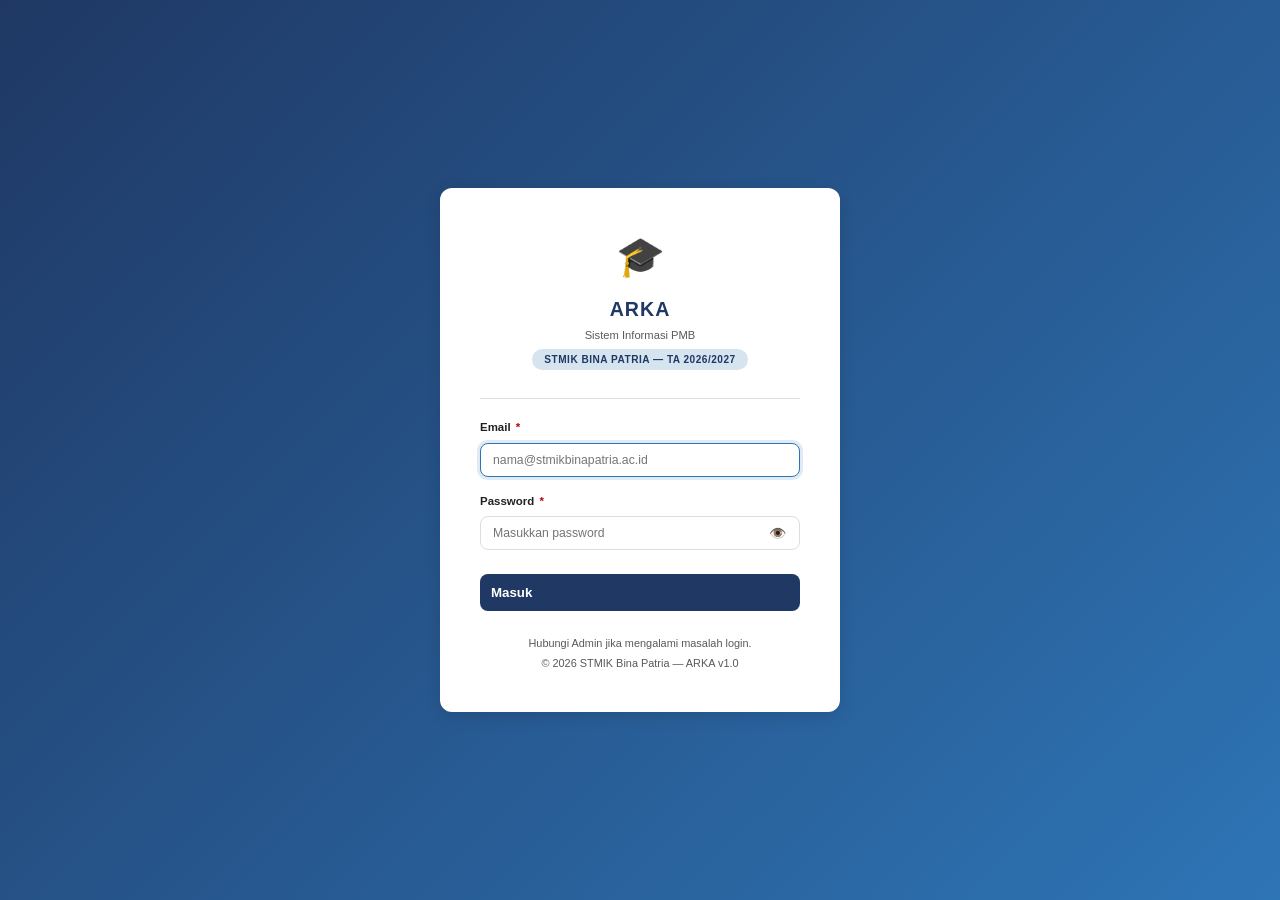
<file: index.html>
<!DOCTYPE html>
<html lang="id">
<head>
  <meta charset="UTF-8" />
  <meta name="viewport" content="width=device-width, initial-scale=1.0" />
  <title>ARKA — Redirecting...</title>
  <meta http-equiv="refresh" content="0; url=login.html" />
  <style>
    * { margin: 0; padding: 0; box-sizing: border-box; }
    body {
      font-family: 'Segoe UI', Arial, sans-serif;
      background: linear-gradient(135deg, #1F3864 0%, #2E75B6 100%);
      min-height: 100vh;
      display: flex;
      align-items: center;
      justify-content: center;
      color: white;
    }
    .wrap {
      text-align: center;
    }
    .icon { font-size: 3rem; margin-bottom: 12px; }
    .title {
      font-size: 1.8rem;
      font-weight: 800;
      letter-spacing: 2px;
      margin-bottom: 6px;
    }
    .sub {
      font-size: 0.9rem;
      opacity: 0.75;
      margin-bottom: 20px;
    }
    .spinner {
      width: 32px; height: 32px;
      border: 3px solid rgba(255,255,255,0.3);
      border-top-color: white;
      border-radius: 50%;
      animation: spin 0.8s linear infinite;
      margin: 0 auto;
    }
    @keyframes spin { to { transform: rotate(360deg); } }
    .redirect-text {
      font-size: 0.8rem;
      opacity: 0.6;
      margin-top: 12px;
    }
  </style>
</head>
<body>
  <div class="wrap">
    <div class="icon">🎓</div>
    <div class="title">ARKA</div>
    <div class="sub">Sistem Informasi PMB — STMIK Bina Patria</div>
    <div class="spinner"></div>
    <div class="redirect-text">Mengalihkan ke halaman login...</div>
  </div>
  <script>
    // Cek apakah sudah login
    const token = localStorage.getItem("arka_token");
    const user  = localStorage.getItem("arka_user");
    if (token && user) {
      window.location.href = "dashboard.html";
    } else {
      window.location.href = "login.html";
    }
  </script>
</body>
</html>
</file>
<file: css/styles.css>
/* ============================================================
   css/styles.css — Global Styles ARKA SLA PMB
   ============================================================ */

/* ── Reset & Base ─────────────────────────────────────────── */
*, *::before, *::after { box-sizing: border-box; margin: 0; padding: 0; }

:root {
  --primary:       #1F3864;
  --primary-mid:   #2E75B6;
  --primary-light: #D6E4F0;
  --green:         #1D6F42;
  --green-light:   #E2EFDA;
  --orange:        #C55A11;
  --orange-light:  #FCE4D6;
  --purple:        #6B3F8C;
  --purple-light:  #F3EEFF;
  --red:           #C00000;
  --red-light:     #FCE4D6;
  --yellow:        #7F6000;
  --yellow-light:  #FFF2CC;
  --gray:          #404040;
  --gray-light:    #F2F2F2;
  --white:         #FFFFFF;
  --text:          #212121;
  --text-muted:    #595959;
  --border:        #DEDEDE;
  --shadow:        0 2px 8px rgba(0,0,0,0.08);
  --shadow-md:     0 4px 16px rgba(0,0,0,0.12);
  --radius:        8px;
  --radius-sm:     4px;
  --radius-lg:     12px;
  --sidebar-w:     240px;
  --header-h:      60px;
  --font:          'Inter', 'Segoe UI', Arial, sans-serif;
  --transition:    0.2s ease;
}

html { font-size: 14px; }

body {
  font-family: var(--font);
  color: var(--text);
  background: #F5F7FA;
  min-height: 100vh;
  line-height: 1.5;
}

a { text-decoration: none; color: inherit; }
button { cursor: pointer; font-family: var(--font); }
input, select, textarea { font-family: var(--font); }
img { max-width: 100%; }

/* ── Layout ───────────────────────────────────────────────── */
.app-layout {
  display: flex;
  min-height: 100vh;
}

.main-content {
  flex: 1;
  margin-left: var(--sidebar-w);
  margin-top: var(--header-h);
  padding: 24px;
  min-height: calc(100vh - var(--header-h));
}

/* ── Header ───────────────────────────────────────────────── */
.app-header {
  position: fixed;
  top: 0; left: 0; right: 0;
  height: var(--header-h);
  background: var(--primary);
  display: flex;
  align-items: center;
  justify-content: space-between;
  padding: 0 20px 0 calc(var(--sidebar-w) + 20px);
  z-index: 100;
  box-shadow: var(--shadow);
}

.header-title {
  font-size: 1rem;
  font-weight: 600;
  color: var(--white);
}

.header-right {
  display: flex;
  align-items: center;
  gap: 12px;
}

.user-avatar {
  width: 34px; height: 34px;
  border-radius: 50%;
  background: var(--primary-mid);
  color: var(--white);
  display: flex;
  align-items: center;
  justify-content: center;
  font-weight: 700;
  font-size: 0.9rem;
}

.user-name {
  color: var(--white);
  font-size: 0.85rem;
  font-weight: 500;
}

.role-badge {
  padding: 2px 10px;
  border-radius: 20px;
  font-size: 0.72rem;
  font-weight: 700;
  text-transform: uppercase;
  letter-spacing: 0.5px;
}

.role-admin    { background: var(--gray);        color: var(--white); }
.role-pmb      { background: var(--green);       color: var(--white); }
.role-keuangan { background: var(--orange);      color: var(--white); }
.role-akademik { background: var(--purple);      color: var(--white); }
.role-pimpinan { background: var(--primary-mid); color: var(--white); }
.role-yayasan  { background: var(--primary-mid); color: var(--white); }

/* ── Sidebar ──────────────────────────────────────────────── */
.app-sidebar {
  position: fixed;
  top: 0; left: 0;
  width: var(--sidebar-w);
  height: 100vh;
  background: var(--primary);
  display: flex;
  flex-direction: column;
  z-index: 101;
  overflow-y: auto;
}

.sidebar-logo {
  height: var(--header-h);
  display: flex;
  align-items: center;
  padding: 0 20px;
  border-bottom: 1px solid rgba(255,255,255,0.1);
}

.sidebar-logo-text {
  color: var(--white);
  font-size: 1.1rem;
  font-weight: 800;
  letter-spacing: 1px;
}

.sidebar-logo-sub {
  color: rgba(255,255,255,0.6);
  font-size: 0.7rem;
  margin-top: 2px;
}

.sidebar-section {
  padding: 16px 12px 4px;
  color: rgba(255,255,255,0.4);
  font-size: 0.68rem;
  font-weight: 700;
  text-transform: uppercase;
  letter-spacing: 1px;
}

.sidebar-item {
  display: flex;
  align-items: center;
  gap: 10px;
  padding: 10px 16px;
  color: rgba(255,255,255,0.75);
  font-size: 0.875rem;
  font-weight: 500;
  border-radius: var(--radius-sm);
  margin: 2px 8px;
  transition: var(--transition);
}

.sidebar-item:hover {
  background: rgba(255,255,255,0.1);
  color: var(--white);
}

.sidebar-item.active {
  background: var(--primary-mid);
  color: var(--white);
  font-weight: 600;
}

.sidebar-icon { font-size: 1rem; width: 20px; text-align: center; }

.sidebar-bottom {
  margin-top: auto;
  padding: 12px;
  border-top: 1px solid rgba(255,255,255,0.1);
}

/* ── Page Header ──────────────────────────────────────────── */
.page-header {
  margin-bottom: 24px;
}

.page-title {
  font-size: 1.4rem;
  font-weight: 700;
  color: var(--primary);
  margin-bottom: 4px;
}

.page-subtitle {
  color: var(--text-muted);
  font-size: 0.85rem;
}

/* ── Cards ────────────────────────────────────────────────── */
.card {
  background: var(--white);
  border-radius: var(--radius-lg);
  box-shadow: var(--shadow);
  padding: 20px;
  margin-bottom: 20px;
}

.card-header {
  display: flex;
  align-items: center;
  justify-content: space-between;
  margin-bottom: 16px;
  padding-bottom: 12px;
  border-bottom: 2px solid var(--gray-light);
}

.card-title {
  font-size: 1rem;
  font-weight: 700;
  color: var(--primary);
}

/* ── KPI Cards ────────────────────────────────────────────── */
.kpi-grid {
  display: grid;
  grid-template-columns: repeat(auto-fit, minmax(160px, 1fr));
  gap: 16px;
  margin-bottom: 24px;
}

.kpi-card {
  background: var(--white);
  border-radius: var(--radius-lg);
  padding: 20px;
  box-shadow: var(--shadow);
  border-left: 4px solid var(--primary);
  transition: var(--transition);
}

.kpi-card:hover {
  box-shadow: var(--shadow-md);
  transform: translateY(-2px);
}

.kpi-card.green  { border-color: var(--green); }
.kpi-card.orange { border-color: var(--orange); }
.kpi-card.purple { border-color: var(--purple); }
.kpi-card.red    { border-color: var(--red); }
.kpi-card.blue   { border-color: var(--primary-mid); }

.kpi-value {
  font-size: 2rem;
  font-weight: 800;
  color: var(--primary);
  line-height: 1;
  margin-bottom: 6px;
}

.kpi-card.green  .kpi-value { color: var(--green); }
.kpi-card.orange .kpi-value { color: var(--orange); }
.kpi-card.purple .kpi-value { color: var(--purple); }
.kpi-card.red    .kpi-value { color: var(--red); }
.kpi-card.blue   .kpi-value { color: var(--primary-mid); }

.kpi-label {
  font-size: 0.78rem;
  color: var(--text-muted);
  font-weight: 500;
  text-transform: uppercase;
  letter-spacing: 0.3px;
}

/* ── Table ────────────────────────────────────────────────── */
.table-wrapper {
  overflow-x: auto;
  border-radius: var(--radius);
  border: 1px solid var(--border);
}

table {
  width: 100%;
  border-collapse: collapse;
  font-size: 0.85rem;
}

thead tr {
  background: var(--primary);
  color: var(--white);
}

thead th {
  padding: 12px 14px;
  text-align: left;
  font-weight: 600;
  font-size: 0.78rem;
  text-transform: uppercase;
  letter-spacing: 0.3px;
  white-space: nowrap;
}

tbody tr {
  border-bottom: 1px solid var(--border);
  transition: var(--transition);
}

tbody tr:hover { background: var(--primary-light); }
tbody tr:nth-child(even) { background: var(--gray-light); }
tbody tr:nth-child(even):hover { background: var(--primary-light); }

tbody td {
  padding: 10px 14px;
  vertical-align: middle;
}

/* ── Badge ────────────────────────────────────────────────── */
.badge {
  display: inline-block;
  padding: 3px 10px;
  border-radius: 20px;
  font-size: 0.72rem;
  font-weight: 700;
  text-transform: uppercase;
  letter-spacing: 0.3px;
  white-space: nowrap;
}

.badge-gray      { background: #E0E0E0;          color: var(--gray); }
.badge-yellow    { background: var(--yellow-light); color: var(--yellow); }
.badge-blue      { background: var(--primary-light);color: var(--primary); }
.badge-green     { background: var(--green-light);  color: var(--green); }
.badge-darkgreen { background: var(--green);        color: var(--white); }
.badge-red       { background: var(--red-light);    color: var(--red); }
.badge-orange    { background: var(--orange-light);  color: var(--orange); }
.badge-purple    { background: var(--purple-light);  color: var(--purple); }

/* ── Buttons ──────────────────────────────────────────────── */
.btn {
  display: inline-flex;
  align-items: center;
  gap: 6px;
  padding: 8px 16px;
  border-radius: var(--radius);
  font-size: 0.85rem;
  font-weight: 600;
  border: none;
  transition: var(--transition);
  white-space: nowrap;
}

.btn:disabled {
  opacity: 0.6;
  cursor: not-allowed;
}

.btn-primary {
  background: var(--primary);
  color: var(--white);
}
.btn-primary:hover:not(:disabled) {
  background: var(--primary-mid);
}

.btn-success {
  background: var(--green);
  color: var(--white);
}
.btn-success:hover:not(:disabled) {
  background: #155234;
}

.btn-warning {
  background: var(--orange);
  color: var(--white);
}
.btn-warning:hover:not(:disabled) {
  background: #a34a0e;
}

.btn-danger {
  background: var(--red);
  color: var(--white);
}
.btn-danger:hover:not(:disabled) {
  background: #990000;
}

.btn-outline {
  background: transparent;
  color: var(--primary);
  border: 2px solid var(--primary);
}
.btn-outline:hover:not(:disabled) {
  background: var(--primary);
  color: var(--white);
}

.btn-sm {
  padding: 4px 10px;
  font-size: 0.78rem;
}

.btn-icon {
  padding: 6px;
  border-radius: var(--radius-sm);
  background: transparent;
  border: 1px solid var(--border);
  color: var(--text-muted);
}
.btn-icon:hover { background: var(--gray-light); color: var(--text); }

/* ── Forms ────────────────────────────────────────────────── */
.form-group { margin-bottom: 16px; }

.form-label {
  display: block;
  font-size: 0.82rem;
  font-weight: 600;
  color: var(--text);
  margin-bottom: 6px;
}

.form-label .required { color: var(--red); margin-left: 2px; }

.form-control {
  width: 100%;
  padding: 9px 12px;
  border: 1.5px solid var(--border);
  border-radius: var(--radius);
  font-size: 0.875rem;
  color: var(--text);
  background: var(--white);
  transition: var(--transition);
  outline: none;
}

.form-control:focus {
  border-color: var(--primary-mid);
  box-shadow: 0 0 0 3px rgba(46,117,182,0.15);
}

.form-control:disabled {
  background: var(--gray-light);
  cursor: not-allowed;
}

.form-control.is-invalid { border-color: var(--red); }
.form-control.is-valid   { border-color: var(--green); }

.form-error {
  color: var(--red);
  font-size: 0.78rem;
  margin-top: 4px;
  display: none;
}

.form-grid {
  display: grid;
  grid-template-columns: 1fr 1fr;
  gap: 0 16px;
}

.form-grid-3 {
  display: grid;
  grid-template-columns: 1fr 1fr 1fr;
  gap: 0 16px;
}

/* ── Modal ────────────────────────────────────────────────── */
.modal-overlay {
  position: fixed;
  inset: 0;
  background: rgba(0,0,0,0.5);
  display: flex;
  align-items: center;
  justify-content: center;
  z-index: 200;
  padding: 20px;
  opacity: 0;
  pointer-events: none;
  transition: opacity var(--transition);
}

.modal-overlay.show {
  opacity: 1;
  pointer-events: all;
}

.modal {
  background: var(--white);
  border-radius: var(--radius-lg);
  box-shadow: var(--shadow-md);
  width: 100%;
  max-width: 560px;
  max-height: 90vh;
  overflow-y: auto;
  transform: translateY(20px);
  transition: transform var(--transition);
}

.modal-overlay.show .modal { transform: translateY(0); }

.modal-lg { max-width: 800px; }

.modal-header {
  display: flex;
  align-items: center;
  justify-content: space-between;
  padding: 18px 20px;
  border-bottom: 1px solid var(--border);
}

.modal-title {
  font-size: 1rem;
  font-weight: 700;
  color: var(--primary);
}

.modal-close {
  background: none;
  border: none;
  font-size: 1.3rem;
  color: var(--text-muted);
  cursor: pointer;
  padding: 4px;
  line-height: 1;
}
.modal-close:hover { color: var(--red); }

.modal-body    { padding: 20px; }
.modal-footer  {
  padding: 16px 20px;
  border-top: 1px solid var(--border);
  display: flex;
  justify-content: flex-end;
  gap: 10px;
}

/* ── Alert Banner ─────────────────────────────────────────── */
.alert {
  padding: 12px 16px;
  border-radius: var(--radius);
  margin-bottom: 16px;
  font-size: 0.875rem;
  display: flex;
  align-items: flex-start;
  gap: 10px;
}

.alert-info    {
  background: var(--primary-light);
  color: var(--primary);
  border-left: 4px solid var(--primary-mid);
}
.alert-success {
  background: var(--green-light);
  color: var(--green);
  border-left: 4px solid var(--green);
}
.alert-warning {
  background: var(--yellow-light);
  color: var(--yellow);
  border-left: 4px solid #F0B429;
}
.alert-danger  {
  background: var(--red-light);
  color: var(--red);
  border-left: 4px solid var(--red);
}

/* ── Toast Notification ───────────────────────────────────── */
.toast {
  position: fixed;
  bottom: 24px;
  right: 24px;
  padding: 12px 20px;
  border-radius: var(--radius);
  color: var(--white);
  font-size: 0.875rem;
  font-weight: 500;
  box-shadow: var(--shadow-md);
  z-index: 999;
  transform: translateY(20px);
  opacity: 0;
  transition: all 0.3s ease;
  max-width: 360px;
}

.toast.show    { transform: translateY(0); opacity: 1; }
.toast-success { background: var(--green); }
.toast-error   { background: var(--red); }
.toast-warning { background: var(--orange); }

/* ── Loading Overlay ──────────────────────────────────────── */
.loading-overlay {
  position: fixed;
  inset: 0;
  background: rgba(255,255,255,0.85);
  display: flex;
  flex-direction: column;
  align-items: center;
  justify-content: center;
  z-index: 500;
  gap: 16px;
}

.loading-overlay.hidden { display: none; }

.spinner {
  width: 40px; height: 40px;
  border: 4px solid var(--primary-light);
  border-top-color: var(--primary);
  border-radius: 50%;
  animation: spin 0.8s linear infinite;
}

@keyframes spin { to { transform: rotate(360deg); } }

.loading-text {
  color: var(--text-muted);
  font-size: 0.9rem;
}

/* ── Search & Filter Bar ──────────────────────────────────── */
.filter-bar {
  display: flex;
  align-items: center;
  gap: 10px;
  margin-bottom: 16px;
  flex-wrap: wrap;
}

.search-input {
  flex: 1;
  min-width: 200px;
  padding: 8px 12px 8px 36px;
  border: 1.5px solid var(--border);
  border-radius: var(--radius);
  font-size: 0.875rem;
  outline: none;
  background: var(--white) url("data:image/svg+xml,%3Csvg xmlns='http://www.w3.org/2000/svg' width='16' height='16' fill='%23999' viewBox='0 0 16 16'%3E%3Cpath d='M11.742 10.344a6.5 6.5 0 1 0-1.397 1.398l3.85 3.85a1 1 0 0 0 1.415-1.414l-3.868-3.834zm-5.242 1.656a5 5 0 1 1 0-10 5 5 0 0 1 0 10z'/%3E%3C/svg%3E") no-repeat 10px center;
  transition: var(--transition);
}

.search-input:focus {
  border-color: var(--primary-mid);
  box-shadow: 0 0 0 3px rgba(46,117,182,0.15);
}

/* ── Empty State ──────────────────────────────────────────── */
.empty-state {
  text-align: center;
  padding: 48px 20px;
  color: var(--text-muted);
}

.empty-state-icon  { font-size: 3rem; margin-bottom: 12px; }
.empty-state-title { font-size: 1rem; font-weight: 600; margin-bottom: 6px; }
.empty-state-desc  { font-size: 0.85rem; }

/* ── Checklist Items ──────────────────────────────────────── */
.checklist-item {
  display: flex;
  align-items: center;
  gap: 10px;
  padding: 10px 0;
  border-bottom: 1px solid var(--border);
}

.checklist-item:last-child { border-bottom: none; }

.check-icon {
  width: 28px; height: 28px;
  border-radius: 50%;
  display: flex;
  align-items: center;
  justify-content: center;
  font-size: 0.9rem;
  flex-shrink: 0;
}

.check-icon.done    { background: var(--green-light); color: var(--green); }
.check-icon.missing { background: var(--red-light);   color: var(--red); }
.check-icon.na      { background: var(--gray-light);  color: var(--gray); }

.check-label { flex: 1; font-size: 0.875rem; }
.check-type  {
  font-size: 0.72rem;
  color: var(--text-muted);
  background: var(--gray-light);
  padding: 2px 8px;
  border-radius: 10px;
}

/* ── SLA Alert ────────────────────────────────────────────── */
.sla-alert-row { background: var(--red-light) !important; }
.sla-alert-row td { color: var(--red) !important; }

/* ── Override Modal ───────────────────────────────────────── */
.override-warning {
  background: var(--yellow-light);
  border: 2px solid #F0B429;
  border-radius: var(--radius);
  padding: 16px;
  margin-bottom: 16px;
  text-align: center;
}

.override-warning-icon  { font-size: 2rem; margin-bottom: 8px; }
.override-warning-title {
  font-weight: 700;
  color: var(--yellow);
  margin-bottom: 4px;
}
.override-warning-desc  { font-size: 0.85rem; color: var(--yellow); }

/* ── Login Page ───────────────────────────────────────────── */
.login-page {
  min-height: 100vh;
  background: linear-gradient(135deg, var(--primary) 0%, var(--primary-mid) 100%);
  display: flex;
  align-items: center;
  justify-content: center;
  padding: 20px;
}

.login-card {
  background: var(--white);
  border-radius: var(--radius-lg);
  box-shadow: var(--shadow-md);
  padding: 40px;
  width: 100%;
  max-width: 400px;
}

.login-logo {
  text-align: center;
  margin-bottom: 28px;
}

.login-logo-icon {
  font-size: 2.5rem;
  margin-bottom: 8px;
}

.login-logo-title {
  font-size: 1.4rem;
  font-weight: 800;
  color: var(--primary);
  letter-spacing: 1px;
}

.login-logo-sub {
  font-size: 0.8rem;
  color: var(--text-muted);
  margin-top: 2px;
}

/* ── Responsive ───────────────────────────────────────────── */
@media (max-width: 768px) {
  :root { --sidebar-w: 0px; }

  .app-sidebar {
    transform: translateX(-100%);
    transition: transform var(--transition);
  }

  .app-sidebar.open { transform: translateX(0); }

  .app-header { padding-left: 60px; }

  .main-content {
    margin-left: 0;
    padding: 16px;
  }

  .kpi-grid { grid-template-columns: repeat(2, 1fr); }
  .form-grid, .form-grid-3 { grid-template-columns: 1fr; }
  .filter-bar { flex-direction: column; align-items: stretch; }
}

/* ── Utilities ────────────────────────────────────────────── */
.hidden       { display: none !important; }
.text-center  { text-align: center; }
.text-right   { text-align: right; }
.text-muted   { color: var(--text-muted); }
.text-success { color: var(--green); }
.text-danger  { color: var(--red); }
.text-warning { color: var(--yellow); }
.fw-bold      { font-weight: 700; }
.mt-0  { margin-top: 0; }
.mt-1  { margin-top: 8px; }
.mt-2  { margin-top: 16px; }
.mt-3  { margin-top: 24px; }
.mb-0  { margin-bottom: 0; }
.mb-1  { margin-bottom: 8px; }
.mb-2  { margin-bottom: 16px; }
.mb-3  { margin-bottom: 24px; }
.gap-1 { gap: 8px; }
.gap-2 { gap: 16px; }
.d-flex       { display: flex; }
.align-center { align-items: center; }
.justify-between { justify-content: space-between; }
.flex-wrap    { flex-wrap: wrap; }
.w-100        { width: 100%; }
</file>
